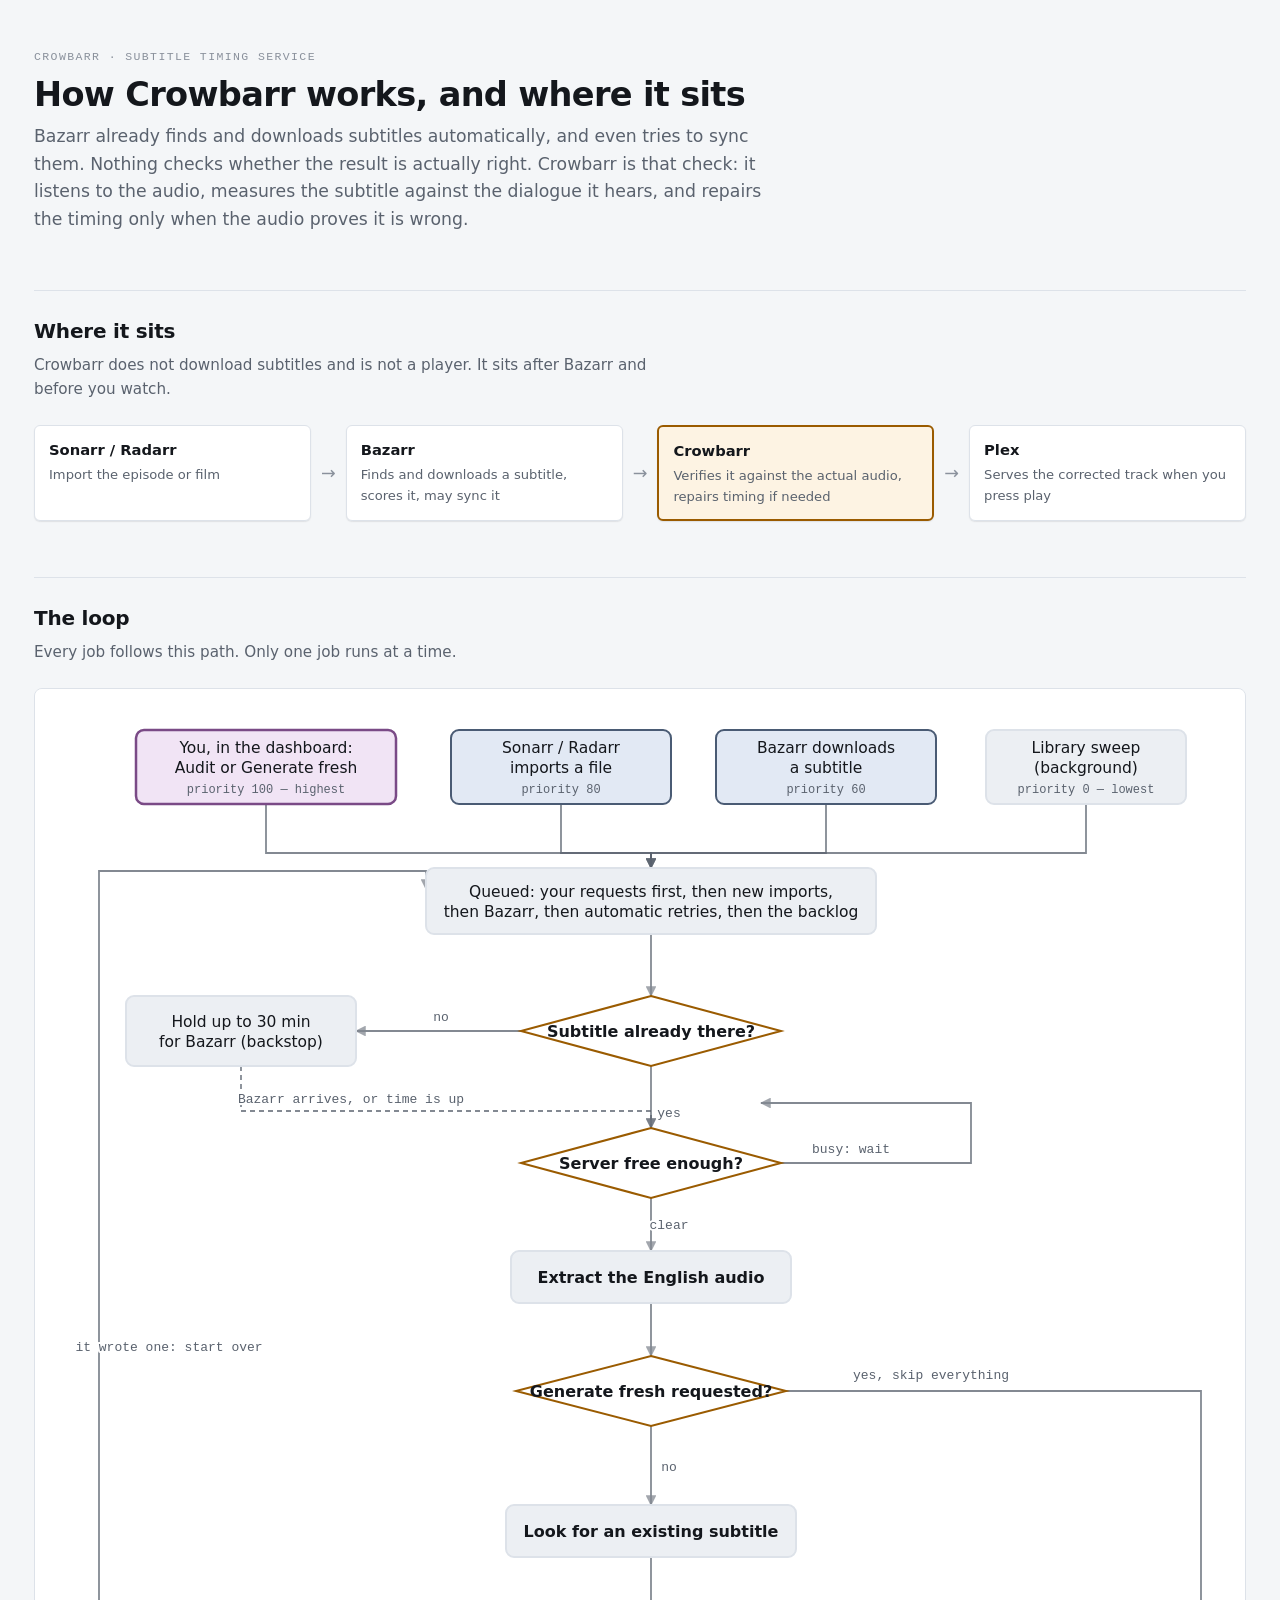
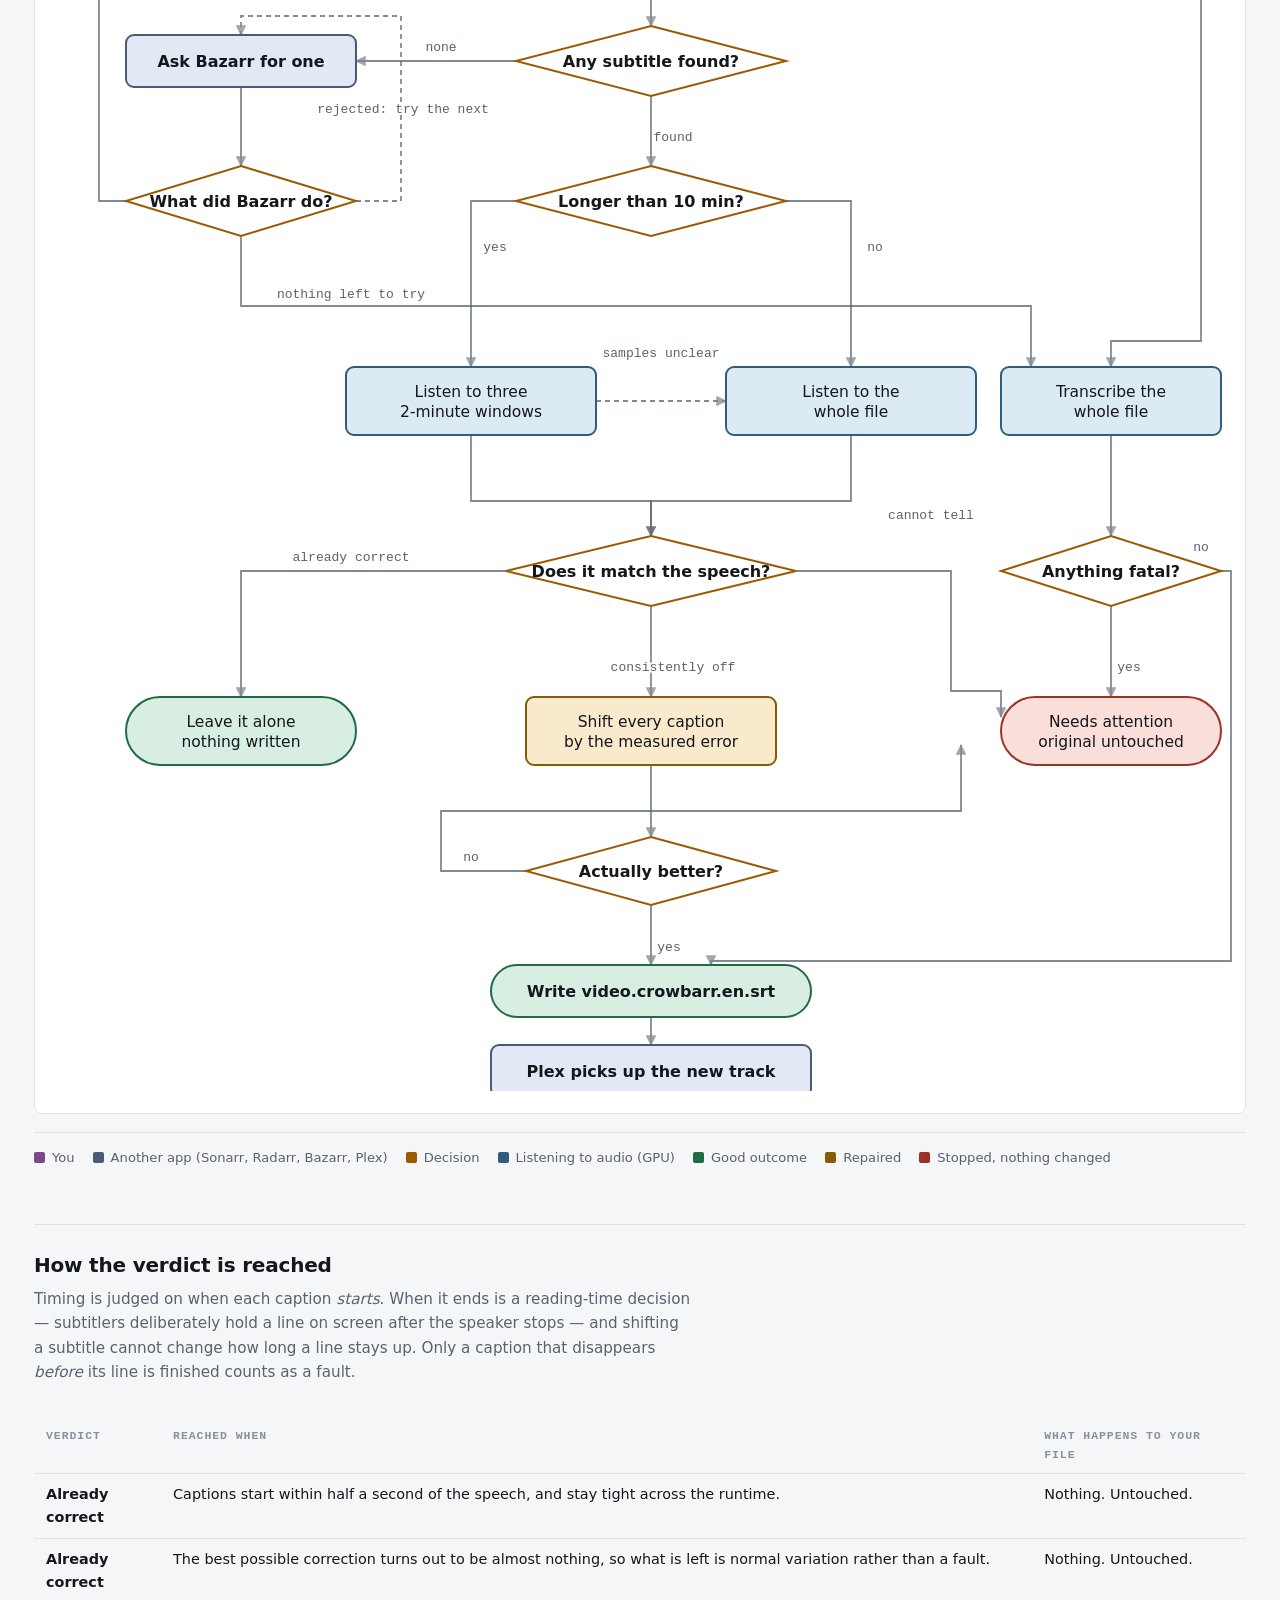
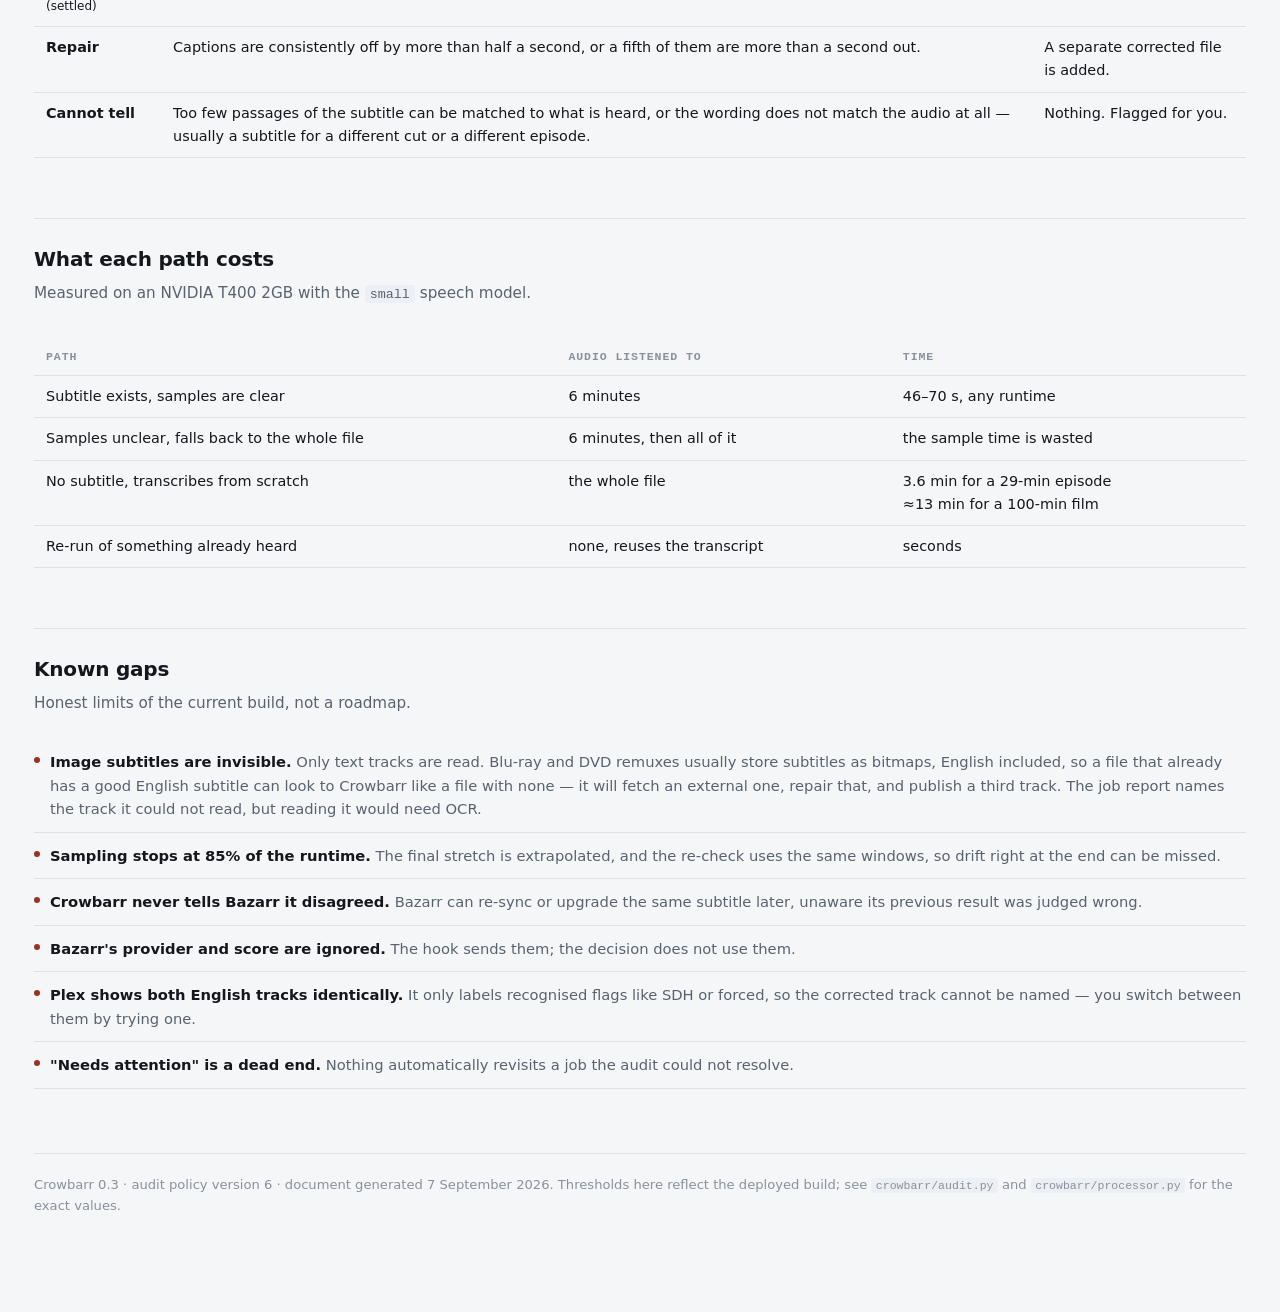
<file: workflow.html>
<!doctype html>
<html lang="en">
<head>
<meta charset="utf-8">
<meta name="viewport" content="width=device-width, initial-scale=1">
<title>Crowbarr Pipeline</title>
<style>
:root {
  --ground: #f4f6f8;
  --surface: #ffffff;
  --sunken: #eceff3;
  --ink: #14171c;
  --muted: #5a626e;
  --faint: #8a919c;
  --rule: #dde2e9;
  --accent: #9a5b00;
  --accent-soft: #fdf3e3;

  --external: #4a5b74;
  --external-soft: #e2e9f4;
  --you: #7a4a86;
  --you-soft: #f1e4f5;
  --work: #2f5d7c;
  --work-soft: #dceaf4;
  --good: #1f6b45;
  --good-soft: #d9eee3;
  --warn: #8a5a00;
  --warn-soft: #f9eacd;
  --stop: #9a3324;
  --stop-soft: #f9ded9;

  --shadow: 0 1px 2px rgba(20, 23, 28, .06), 0 1px 1px rgba(20, 23, 28, .04);
  --sans: ui-sans-serif, system-ui, -apple-system, "Segoe UI", Roboto, "Helvetica Neue", Arial, sans-serif;
  --mono: ui-monospace, SFMono-Regular, "SF Mono", Menlo, Consolas, "Liberation Mono", monospace;
}
@media (prefers-color-scheme: dark) {
  :root:not([data-theme="light"]) {
    --ground: #121418;
    --surface: #191c22;
    --sunken: #15181d;
    --ink: #e7e9ed;
    --muted: #99a0ab;
    --faint: #737a86;
    --rule: #282d36;
    --accent: #e3a544;
    --accent-soft: #2a2213;

    --external: #9db3d1;
    --external-soft: #1c222c;
    --you: #c79ad2;
    --you-soft: #241a28;
    --work: #8fc0e0;
    --work-soft: #16222b;
    --good: #6ecf9d;
    --good-soft: #12241a;
    --warn: #e0ab52;
    --warn-soft: #251d0f;
    --stop: #eb8b7a;
    --stop-soft: #271511;
    --shadow: 0 1px 2px rgba(0, 0, 0, .5);
  }
}
:root[data-theme="dark"] {
  --ground: #121418; --surface: #191c22; --sunken: #15181d;
  --ink: #e7e9ed; --muted: #99a0ab; --faint: #737a86; --rule: #282d36;
  --accent: #e3a544; --accent-soft: #2a2213;
  --external: #9db3d1; --external-soft: #1c222c;
  --you: #c79ad2; --you-soft: #241a28;
  --work: #8fc0e0; --work-soft: #16222b;
  --good: #6ecf9d; --good-soft: #12241a;
  --warn: #e0ab52; --warn-soft: #251d0f;
  --stop: #eb8b7a; --stop-soft: #271511;
  --shadow: 0 1px 2px rgba(0, 0, 0, .5);
}

* { box-sizing: border-box; }
body {
  margin: 0; background: var(--ground); color: var(--ink);
  font-family: var(--sans); font-size: 16px; line-height: 1.6;
  -webkit-font-smoothing: antialiased;
}
.wrap { max-width: 1260px; margin: 0 auto; padding: 48px 24px 96px; }
.prose { max-width: 68ch; }

h1 { font-size: 2.1rem; line-height: 1.15; margin: 0 0 8px; letter-spacing: -.02em; text-wrap: balance; }
h2 {
  font-size: 1.25rem; margin: 56px 0 4px; letter-spacing: -.01em; text-wrap: balance;
  padding-top: 24px; border-top: 1px solid var(--rule);
}
h3 { font-size: .95rem; margin: 28px 0 8px; letter-spacing: -.005em; }
p { margin: 0 0 14px; }
a { color: var(--accent); }
.eyebrow {
  font-family: var(--mono); font-size: .72rem; text-transform: uppercase;
  letter-spacing: .12em; color: var(--faint); margin: 0 0 10px;
}
.lede { font-size: 1.08rem; color: var(--muted); margin-bottom: 28px; }
.section-note { color: var(--muted); font-size: .95rem; margin: 6px 0 24px; }
code { font-family: var(--mono); font-size: .88em; background: var(--sunken); padding: .12em .38em; border-radius: 3px; }

/* ---- where it sits ---- */
.sits { display: flex; flex-wrap: wrap; align-items: stretch; gap: 10px; margin: 8px 0 4px; }
.sits .step {
  flex: 1 1 150px; background: var(--surface); border: 1px solid var(--rule);
  border-radius: 6px; padding: 12px 14px; box-shadow: var(--shadow);
}
.sits .step.is-ours { border-color: var(--accent); border-width: 2px; background: var(--accent-soft); }
.sits .step strong { display: block; font-size: .92rem; }
.sits .step span { display: block; color: var(--muted); font-size: .82rem; margin-top: 2px; }
.sits .arrow { align-self: center; color: var(--faint); font-size: 1.1rem; }

/* ---- flowchart ---- */
.chart { margin: 20px 0 0; padding: 22px 16px; background: var(--surface); border: 1px solid var(--rule); border-radius: 8px; }
.chart svg { display: block; min-width: 1200px; width: 1200px; max-width: none; height: auto; }
.chart .n { stroke-width: 2; }
.chart .n-plain { fill: var(--sunken); stroke: var(--rule); }
.chart .n-external { fill: var(--external-soft); stroke: var(--external); }
.chart .n-you { fill: var(--you-soft); stroke: var(--you); stroke-width: 2.5; }
.chart .n-work { fill: var(--work-soft); stroke: var(--work); }
.chart .n-decide { fill: var(--surface); stroke: var(--accent); }
.chart .n-good { fill: var(--good-soft); stroke: var(--good); }
.chart .n-warn { fill: var(--warn-soft); stroke: var(--warn); }
.chart .n-stop { fill: var(--stop-soft); stroke: var(--stop); }
.chart .lbl { fill: var(--ink); font-family: var(--sans); font-size: 15.5px; text-anchor: middle; }
.chart .lbl-strong { font-weight: 600; font-size: 16px; }
.chart .lbl-pri { fill: var(--muted); font-family: var(--mono); font-size: 12px; }
.chart .elbl { fill: var(--muted); font-family: var(--mono); font-size: 13px; text-anchor: middle;
  paint-order: stroke; stroke: var(--surface); stroke-width: 4px; stroke-linejoin: round; }
.chart .ln { fill: none; stroke: var(--muted); stroke-width: 1.8; opacity: .75; }
.chart .ln-dash { stroke-dasharray: 5 4; }
.chart .head { fill: var(--muted); opacity: .75; }

/* ---- pipeline ---- */
.pipe { margin: 24px 0 8px; }
.stage { display: grid; grid-template-columns: 108px 1fr; gap: 20px; align-items: start; padding: 0 0 4px; }
.stage + .stage { margin-top: 4px; }
.stage-label {
  font-family: var(--mono); font-size: .7rem; text-transform: uppercase; letter-spacing: .1em;
  color: var(--faint); padding-top: 14px; text-align: right;
}
.stage-body { display: flex; flex-wrap: wrap; gap: 10px; min-width: 0; }
.connector { grid-column: 2; height: 22px; position: relative; }
.connector::before {
  content: ""; position: absolute; left: 26px; top: 0; bottom: 0; width: 2px; background: var(--rule);
}
.connector::after {
  content: ""; position: absolute; left: 22px; bottom: 0; border: 5px solid transparent;
  border-top-color: var(--rule); border-bottom: 0;
}
.connector span {
  position: absolute; left: 44px; top: 50%; transform: translateY(-50%);
  font-family: var(--mono); font-size: .72rem; color: var(--faint); background: var(--ground); padding: 0 6px;
}

.node {
  flex: 1 1 210px; min-width: 190px; background: var(--surface); border: 1px solid var(--rule);
  border-left: 3px solid var(--rule); border-radius: 5px; padding: 11px 13px; box-shadow: var(--shadow);
}
.node b { display: block; font-size: .9rem; line-height: 1.35; }
.node small { display: block; color: var(--muted); font-size: .8rem; line-height: 1.45; margin-top: 3px; }
.node .tag {
  display: inline-block; font-family: var(--mono); font-size: .68rem; letter-spacing: .06em;
  text-transform: uppercase; padding: 1px 5px; border-radius: 3px; margin-top: 7px;
}

.n-external { border-left-color: var(--external); background: var(--external-soft); }
.n-external .tag { color: var(--external); border: 1px solid var(--external); }
.n-you { border-left-color: var(--you); background: var(--you-soft); }
.n-you .tag { color: var(--you); border: 1px solid var(--you); }
.n-work { border-left-color: var(--work); background: var(--work-soft); }
.n-work .tag { color: var(--work); border: 1px solid var(--work); }
.n-decide { border-left-color: var(--accent); }
.n-decide .tag { color: var(--accent); border: 1px solid var(--accent); }
.n-good { border-left-color: var(--good); background: var(--good-soft); }
.n-good .tag { color: var(--good); border: 1px solid var(--good); }
.n-warn { border-left-color: var(--warn); background: var(--warn-soft); }
.n-warn .tag { color: var(--warn); border: 1px solid var(--warn); }
.n-stop { border-left-color: var(--stop); background: var(--stop-soft); }
.n-stop .tag { color: var(--stop); border: 1px solid var(--stop); }

.legend { display: flex; flex-wrap: wrap; gap: 8px 18px; margin: 18px 0 0; padding: 14px 0 0; border-top: 1px solid var(--rule); }
.legend div { display: flex; align-items: center; gap: 7px; font-size: .82rem; color: var(--muted); }
.legend i { width: 11px; height: 11px; border-radius: 2px; display: block; }

table { border-collapse: collapse; width: 100%; margin: 10px 0 4px; font-size: .9rem; }
th, td { text-align: left; padding: 9px 12px; border-bottom: 1px solid var(--rule); vertical-align: top; }
th { font-family: var(--mono); font-size: .72rem; text-transform: uppercase; letter-spacing: .08em; color: var(--faint); font-weight: 600; }
td.num { font-variant-numeric: tabular-nums; white-space: nowrap; }
.scroller { overflow-x: auto; }

ul.gaps { margin: 8px 0 0; padding: 0; list-style: none; }
ul.gaps li { padding: 11px 0 11px 16px; border-bottom: 1px solid var(--rule); position: relative; color: var(--muted); font-size: .92rem; }
ul.gaps li::before { content: ""; position: absolute; left: 0; top: 18px; width: 6px; height: 6px; border-radius: 50%; background: var(--stop); }
ul.gaps li b { color: var(--ink); font-weight: 600; }

footer { margin-top: 64px; padding-top: 20px; border-top: 1px solid var(--rule); color: var(--faint); font-size: .82rem; }
@media (max-width: 640px) {
  .stage { grid-template-columns: 1fr; gap: 6px; }
  .stage-label { text-align: left; padding-top: 14px; }
  .connector { grid-column: 1; }
}
</style>
</head>
<body>
<div class="wrap">

<p class="eyebrow">Crowbarr · subtitle timing service</p>
<h1>How Crowbarr works, and where it sits</h1>
<p class="lede prose">
  Bazarr already finds and downloads subtitles automatically, and even tries to sync them.
  Nothing checks whether the result is actually right. Crowbarr is that check: it listens to
  the audio, measures the subtitle against the dialogue it hears, and repairs the timing only
  when the audio proves it is wrong.
</p>

<h2>Where it sits</h2>
<p class="section-note prose">Crowbarr does not download subtitles and is not a player. It sits after Bazarr and before you watch.</p>
<div class="sits">
  <div class="step"><strong>Sonarr / Radarr</strong><span>Import the episode or film</span></div>
  <div class="arrow">→</div>
  <div class="step"><strong>Bazarr</strong><span>Finds and downloads a subtitle, scores it, may sync it</span></div>
  <div class="arrow">→</div>
  <div class="step is-ours"><strong>Crowbarr</strong><span>Verifies it against the actual audio, repairs timing if needed</span></div>
  <div class="arrow">→</div>
  <div class="step"><strong>Plex</strong><span>Serves the corrected track when you press play</span></div>
</div>

<h2>The loop</h2>
<p class="section-note prose">Every job follows this path. Only one job runs at a time.</p>

<div class="chart scroller">
<svg viewBox="0 0 1200 1980" role="img" aria-label="Crowbarr pipeline flowchart">
<defs><marker id="ah" viewBox="0 0 10 10" refX="9" refY="5" markerWidth="6" markerHeight="6" orient="auto-start-reverse"><path d="M 0 0 L 10 5 L 0 10 z" class="head"/></marker></defs>
<polyline class="ln" points="215,93.0 215,142 600,142 600,157.0" marker-end="url(#ah)"/>
<polyline class="ln" points="510,93.0 510,142 600,142 600,157.0" marker-end="url(#ah)"/>
<polyline class="ln" points="775,93.0 775,142 600,142 600,157.0" marker-end="url(#ah)"/>
<polyline class="ln" points="1035,93.0 1035,142 600,142 600,157.0" marker-end="url(#ah)"/>
<polyline class="ln" points="600,223.0 600,285.0" marker-end="url(#ah)"/>
<polyline class="ln" points="470.0,320 305.0,320" marker-end="url(#ah)"/>
<text class="elbl" x="390" y="310">no</text>
<polyline class="ln ln-dash" points="190,355.0 190,400 600,400 600,417.0" marker-end="url(#ah)"/>
<text class="elbl" x="300" y="392">Bazarr arrives, or time is up</text>
<polyline class="ln" points="600,355.0 600,417.0" marker-end="url(#ah)"/>
<text class="elbl" x="618" y="406">yes</text>
<polyline class="ln" points="730.0,452 920,452 920,392 710,392" marker-end="url(#ah)"/>
<text class="elbl" x="800" y="442">busy: wait</text>
<polyline class="ln" points="600,487.0 600,540.0" marker-end="url(#ah)"/>
<text class="elbl" x="618" y="518">clear</text>
<polyline class="ln" points="600,592.0 600,645.0" marker-end="url(#ah)"/>
<polyline class="ln" points="600,715.0 600,794.0" marker-end="url(#ah)"/>
<text class="elbl" x="618" y="760">no</text>
<polyline class="ln" points="735.0,680 1150,680 1150,1230 1060,1230 1060,1256.0" marker-end="url(#ah)"/>
<text class="elbl" x="880" y="668">yes, skip everything</text>
<polyline class="ln" points="600,846.0 600,915.0" marker-end="url(#ah)"/>
<polyline class="ln" points="465.0,950 305.0,950" marker-end="url(#ah)"/>
<text class="elbl" x="390" y="940">none</text>
<polyline class="ln" points="190,976.0 190,1055.0" marker-end="url(#ah)"/>
<polyline class="ln" points="600,985.0 600,1055.0" marker-end="url(#ah)"/>
<text class="elbl" x="622" y="1030">found</text>
<polyline class="ln" points="75.0,1090 48,1090 48,160 375.0,160 375.0,178" marker-end="url(#ah)"/>
<text class="elbl" x="118" y="640">it wrote one: start over</text>
<polyline class="ln ln-dash" points="305.0,1090 350,1090 350,905 190,905 190,924.0" marker-end="url(#ah)"/>
<text class="elbl" x="352" y="1002">rejected: try the next</text>
<polyline class="ln" points="190,1125.0 190,1195 980.0,1195 980.0,1256.0" marker-end="url(#ah)"/>
<text class="elbl" x="300" y="1187">nothing left to try</text>
<polyline class="ln" points="465.0,1090 420,1090 420,1256.0" marker-end="url(#ah)"/>
<text class="elbl" x="444" y="1140">yes</text>
<polyline class="ln" points="735.0,1090 800,1090 800,1256.0" marker-end="url(#ah)"/>
<text class="elbl" x="824" y="1140">no</text>
<polyline class="ln ln-dash" points="545.0,1290 675.0,1290" marker-end="url(#ah)"/>
<text class="elbl" x="610" y="1246">samples unclear</text>
<polyline class="ln" points="420,1324.0 420,1390 600,1390 600,1425.0" marker-end="url(#ah)"/>
<polyline class="ln" points="800,1324.0 800,1390 600,1390 600,1425.0" marker-end="url(#ah)"/>
<polyline class="ln" points="455.0,1460 190,1460 190,1586.0" marker-end="url(#ah)"/>
<text class="elbl" x="300" y="1450">already correct</text>
<polyline class="ln" points="600,1495.0 600,1586.0" marker-end="url(#ah)"/>
<text class="elbl" x="622" y="1560">consistently off</text>
<polyline class="ln" points="745.0,1460 900,1460 900,1580 950.0,1580 950.0,1606" marker-end="url(#ah)"/>
<text class="elbl" x="880" y="1408">cannot tell</text>
<polyline class="ln" points="1060,1324.0 1060,1425.0" marker-end="url(#ah)"/>
<polyline class="ln" points="1060,1495.0 1060,1586.0" marker-end="url(#ah)"/>
<text class="elbl" x="1078" y="1560">yes</text>
<polyline class="ln" points="1170.0,1460 1180,1460 1180,1850 660,1850 660,1854.0" marker-end="url(#ah)"/>
<text class="elbl" x="1150" y="1440">no</text>
<polyline class="ln" points="600,1654.0 600,1726.0" marker-end="url(#ah)"/>
<polyline class="ln" points="475.0,1760 390,1760 390,1700 910.0,1700 910.0,1634" marker-end="url(#ah)"/>
<text class="elbl" x="420" y="1750">no</text>
<polyline class="ln" points="600,1794.0 600,1854.0" marker-end="url(#ah)"/>
<text class="elbl" x="618" y="1840">yes</text>
<polyline class="ln" points="600,1906.0 600,1934.0" marker-end="url(#ah)"/>
<rect class="n n-you" x="85.0" y="19.0" width="260" height="74" rx="8"/>
<text class="lbl" x="215" y="42">You, in the dashboard:</text><text class="lbl" x="215" y="62">Audit or Generate fresh</text><text class="lbl lbl-pri" x="215" y="82">priority 100 — highest</text>
<rect class="n n-external" x="400.0" y="19.0" width="220" height="74" rx="8"/>
<text class="lbl" x="510" y="42">Sonarr / Radarr</text><text class="lbl" x="510" y="62">imports a file</text><text class="lbl lbl-pri" x="510" y="82">priority 80</text>
<rect class="n n-external" x="665.0" y="19.0" width="220" height="74" rx="8"/>
<text class="lbl" x="775" y="42">Bazarr downloads</text><text class="lbl" x="775" y="62">a subtitle</text><text class="lbl lbl-pri" x="775" y="82">priority 60</text>
<rect class="n n-plain" x="935.0" y="19.0" width="200" height="74" rx="8"/>
<text class="lbl" x="1035" y="42">Library sweep</text><text class="lbl" x="1035" y="62">(background)</text><text class="lbl lbl-pri" x="1035" y="82">priority 0 — lowest</text>
<rect class="n n-plain" x="375.0" y="157.0" width="450" height="66" rx="8"/>
<text class="lbl" x="600" y="186">Queued: your requests first, then new imports,</text><text class="lbl" x="600" y="206">then Bazarr, then automatic retries, then the backlog</text>
<polygon class="n n-decide" points="600,285.0 730.0,320 600,355.0 470.0,320"/>
<text class="lbl lbl-strong" x="600" y="326">Subtitle already there?</text>
<rect class="n n-plain" x="75.0" y="285.0" width="230" height="70" rx="8"/>
<text class="lbl" x="190" y="316">Hold up to 30 min</text><text class="lbl" x="190" y="336">for Bazarr (backstop)</text>
<polygon class="n n-decide" points="600,417.0 730.0,452 600,487.0 470.0,452"/>
<text class="lbl lbl-strong" x="600" y="458">Server free enough?</text>
<rect class="n n-plain" x="460.0" y="540.0" width="280" height="52" rx="8"/>
<text class="lbl lbl-strong" x="600" y="572">Extract the English audio</text>
<polygon class="n n-decide" points="600,645.0 735.0,680 600,715.0 465.0,680"/>
<text class="lbl lbl-strong" x="600" y="686">Generate fresh requested?</text>
<rect class="n n-plain" x="455.0" y="794.0" width="290" height="52" rx="8"/>
<text class="lbl lbl-strong" x="600" y="826">Look for an existing subtitle</text>
<polygon class="n n-decide" points="600,915.0 735.0,950 600,985.0 465.0,950"/>
<text class="lbl lbl-strong" x="600" y="956">Any subtitle found?</text>
<rect class="n n-external" x="75.0" y="924.0" width="230" height="52" rx="8"/>
<text class="lbl lbl-strong" x="190" y="956">Ask Bazarr for one</text>
<polygon class="n n-decide" points="190,1055.0 305.0,1090 190,1125.0 75.0,1090"/>
<text class="lbl lbl-strong" x="190" y="1096">What did Bazarr do?</text>
<polygon class="n n-decide" points="600,1055.0 735.0,1090 600,1125.0 465.0,1090"/>
<text class="lbl lbl-strong" x="600" y="1096">Longer than 10 min?</text>
<rect class="n n-work" x="295.0" y="1256.0" width="250" height="68" rx="8"/>
<text class="lbl" x="420" y="1286">Listen to three</text><text class="lbl" x="420" y="1306">2-minute windows</text>
<rect class="n n-work" x="675.0" y="1256.0" width="250" height="68" rx="8"/>
<text class="lbl" x="800" y="1286">Listen to the</text><text class="lbl" x="800" y="1306">whole file</text>
<rect class="n n-work" x="950.0" y="1256.0" width="220" height="68" rx="8"/>
<text class="lbl" x="1060" y="1286">Transcribe the</text><text class="lbl" x="1060" y="1306">whole file</text>
<polygon class="n n-decide" points="600,1425.0 745.0,1460 600,1495.0 455.0,1460"/>
<text class="lbl lbl-strong" x="600" y="1466">Does it match the speech?</text>
<polygon class="n n-decide" points="1060,1425.0 1170.0,1460 1060,1495.0 950.0,1460"/>
<text class="lbl lbl-strong" x="1060" y="1466">Anything fatal?</text>
<rect class="n n-good" x="75.0" y="1586.0" width="230" height="68" rx="34.0"/>
<text class="lbl" x="190" y="1616">Leave it alone</text><text class="lbl" x="190" y="1636">nothing written</text>
<rect class="n n-warn" x="475.0" y="1586.0" width="250" height="68" rx="8"/>
<text class="lbl" x="600" y="1616">Shift every caption</text><text class="lbl" x="600" y="1636">by the measured error</text>
<rect class="n n-stop" x="950.0" y="1586.0" width="220" height="68" rx="34.0"/>
<text class="lbl" x="1060" y="1616">Needs attention</text><text class="lbl" x="1060" y="1636">original untouched</text>
<polygon class="n n-decide" points="600,1726.0 725.0,1760 600,1794.0 475.0,1760"/>
<text class="lbl lbl-strong" x="600" y="1766">Actually better?</text>
<rect class="n n-good" x="440.0" y="1854.0" width="320" height="52" rx="26.0"/>
<text class="lbl lbl-strong" x="600" y="1886">Write video.crowbarr.en.srt</text>
<rect class="n n-external" x="440.0" y="1934.0" width="320" height="52" rx="8"/>
<text class="lbl lbl-strong" x="600" y="1966">Plex picks up the new track</text>
</svg>
</div>

<div class="legend">
  <div><i style="background: var(--you)"></i> You</div>
  <div><i style="background: var(--external)"></i> Another app (Sonarr, Radarr, Bazarr, Plex)</div>
  <div><i style="background: var(--accent)"></i> Decision</div>
  <div><i style="background: var(--work)"></i> Listening to audio (GPU)</div>
  <div><i style="background: var(--good)"></i> Good outcome</div>
  <div><i style="background: var(--warn)"></i> Repaired</div>
  <div><i style="background: var(--stop)"></i> Stopped, nothing changed</div>
</div>

<h2>How the verdict is reached</h2>
<p class="section-note prose">
  Timing is judged on when each caption <em>starts</em>. When it ends is a reading-time decision —
  subtitlers deliberately hold a line on screen after the speaker stops — and shifting a subtitle
  cannot change how long a line stays up. Only a caption that disappears <em>before</em> its line
  is finished counts as a fault.
</p>
<div class="scroller">
<table>
  <thead><tr><th>Verdict</th><th>Reached when</th><th>What happens to your file</th></tr></thead>
  <tbody>
    <tr><td><b>Already correct</b></td><td>Captions start within half a second of the speech, and stay tight across the runtime.</td><td>Nothing. Untouched.</td></tr>
    <tr><td><b>Already correct</b><br><small>(settled)</small></td><td>The best possible correction turns out to be almost nothing, so what is left is normal variation rather than a fault.</td><td>Nothing. Untouched.</td></tr>
    <tr><td><b>Repair</b></td><td>Captions are consistently off by more than half a second, or a fifth of them are more than a second out.</td><td>A separate corrected file is added.</td></tr>
    <tr><td><b>Cannot tell</b></td><td>Too few passages of the subtitle can be matched to what is heard, or the wording does not match the audio at all — usually a subtitle for a different cut or a different episode.</td><td>Nothing. Flagged for you.</td></tr>
  </tbody>
</table>
</div>

<h2>What each path costs</h2>
<p class="section-note prose">Measured on an NVIDIA T400 2GB with the <code>small</code> speech model.</p>
<div class="scroller">
<table>
  <thead><tr><th>Path</th><th>Audio listened to</th><th class="num">Time</th></tr></thead>
  <tbody>
    <tr><td>Subtitle exists, samples are clear</td><td>6 minutes</td><td class="num">46–70 s, any runtime</td></tr>
    <tr><td>Samples unclear, falls back to the whole file</td><td>6 minutes, then all of it</td><td class="num">the sample time is wasted</td></tr>
    <tr><td>No subtitle, transcribes from scratch</td><td>the whole file</td><td class="num">3.6 min for a 29-min episode<br>≈13 min for a 100-min film</td></tr>
    <tr><td>Re-run of something already heard</td><td>none, reuses the transcript</td><td class="num">seconds</td></tr>
  </tbody>
</table>
</div>

<h2>Known gaps</h2>
<p class="section-note prose">Honest limits of the current build, not a roadmap.</p>
<ul class="gaps">
  <li><b>Image subtitles are invisible.</b> Only text tracks are read. Blu-ray and DVD
  remuxes usually store subtitles as bitmaps, English included, so a file that already has
  a good English subtitle can look to Crowbarr like a file with none — it will fetch an
  external one, repair that, and publish a third track. The job report names the track it
  could not read, but reading it would need OCR.</li>
  <li><b>Sampling stops at 85% of the runtime.</b> The final stretch is extrapolated, and the re-check uses the same windows, so drift right at the end can be missed.</li>
  <li><b>Crowbarr never tells Bazarr it disagreed.</b> Bazarr can re-sync or upgrade the same subtitle later, unaware its previous result was judged wrong.</li>
  <li><b>Bazarr's provider and score are ignored.</b> The hook sends them; the decision does not use them.</li>
  <li><b>Plex shows both English tracks identically.</b> It only labels recognised flags like SDH or forced, so the corrected track cannot be named — you switch between them by trying one.</li>
  <li><b>"Needs attention" is a dead end.</b> Nothing automatically revisits a job the audit could not resolve.</li>
</ul>

<footer>
  Crowbarr 0.3 · audit policy version 6 · document generated 7 September 2026.
  Thresholds here reflect the deployed build; see <code>crowbarr/audit.py</code> and <code>crowbarr/processor.py</code> for the exact values.
</footer>

</div>
</body>
</html>
</file>
